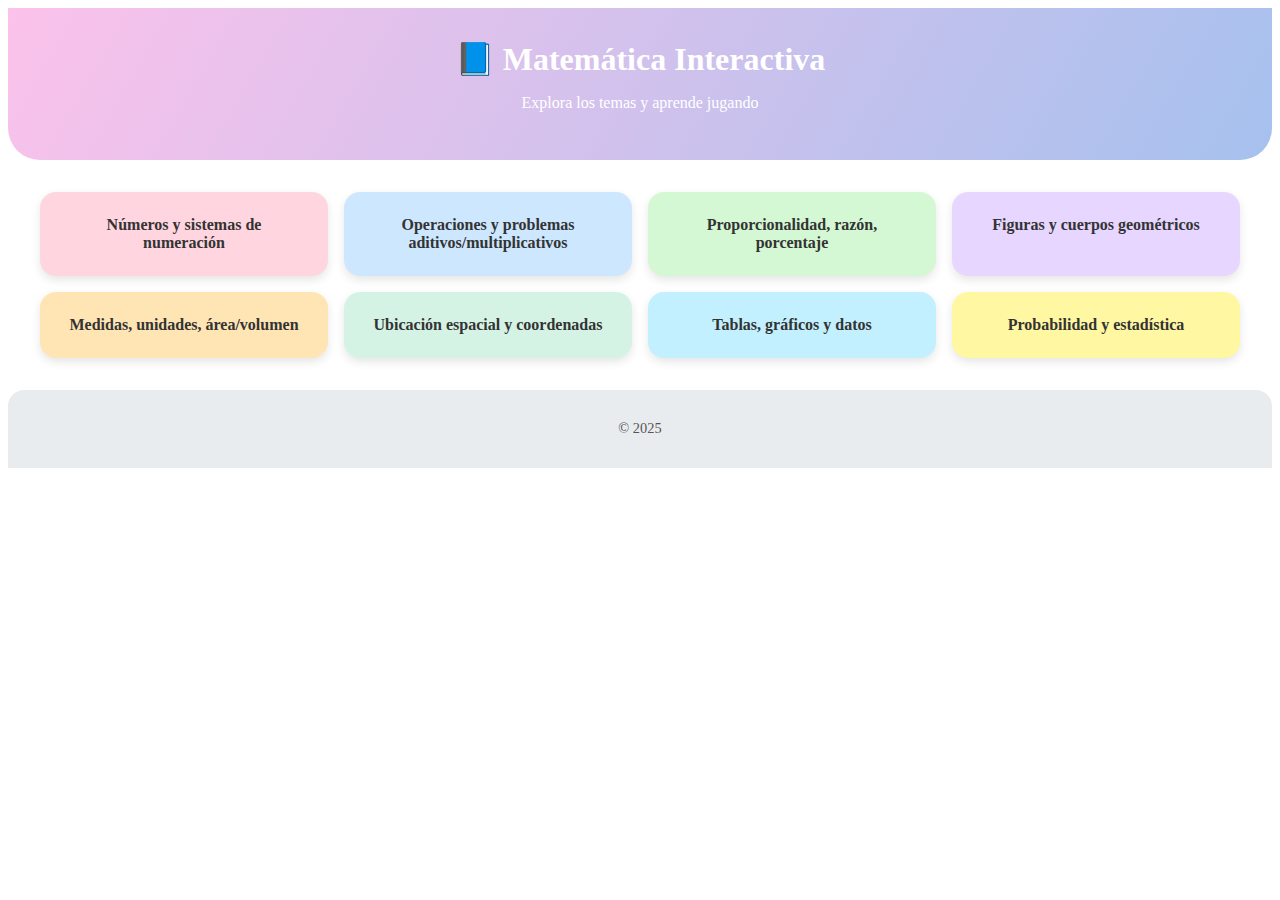
<file: index.html>
<!DOCTYPE html>
<html lang="es">
<head>
  <meta charset="UTF-8" />
  <meta name="viewport" content="width=device-width, initial-scale=1.0" />
  <title>Matemática Interactiva PWA</title>
  <link rel="stylesheet" href="style.css" />
  <link rel="manifest" href="manifest.json" />
  <script defer src="script.js"></script>
</head>
<body>
  <header>
    <h1>📘 Matemática Interactiva</h1>
    <p>Explora los temas y aprende jugando</p>
  </header>

  <main class="grid">
    <a href="tema1.html" class="card pastel-rosa">Números y sistemas de numeración</a>
    <a href="tema2.html" class="card pastel-azul">Operaciones y problemas aditivos/multiplicativos</a>
    <a href="tema3.html" class="card pastel-verde">Proporcionalidad, razón, porcentaje</a>
    <a href="tema4.html" class="card pastel-lila">Figuras y cuerpos geométricos</a>
    <a href="tema5.html" class="card pastel-durazno">Medidas, unidades, área/volumen</a>
    <a href="tema6.html" class="card pastel-menta">Ubicación espacial y coordenadas</a>
    <a href="tema7.html" class="card pastel-cielo">Tablas, gráficos y datos</a>
    <a href="tema8.html" class="card pastel-amarillo">Probabilidad y estadística</a>
  </main>

  <footer>
    <p>© 2025</p>
  </footer>
</body>
</html>
</file>
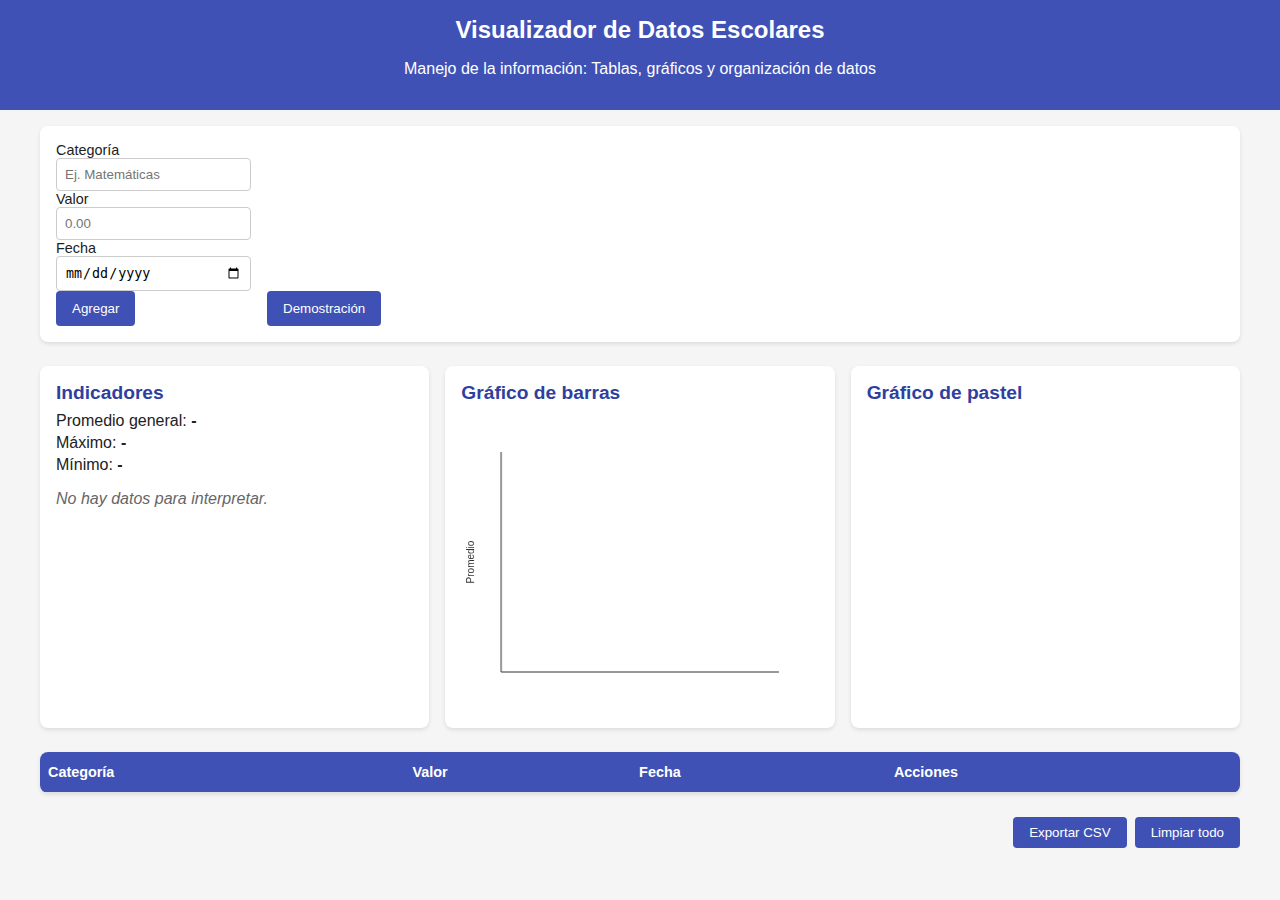
<file: tema7/index.html>
<!DOCTYPE html>
<html lang="es">
<head>
  <meta charset="UTF-8">
  <meta name="viewport" content="width=device-width, initial-scale=1.0">
  <title>Visualizador de Datos Escolares</title>
  <meta name="description" content="App PWA para organizar, representar e interpretar datos en tablas y gráficas.">
  <meta name="theme-color" content="#3f51b5">
  <link rel="manifest" href="manifest.json">
  <link rel="stylesheet" href="css/styles.css">
</head>
<body>
  <header>
    <h1>Visualizador de Datos Escolares</h1>
    <p>Manejo de la información: Tablas, gráficos y organización de datos</p>
  </header>
  <main>
    <section class="form-section">
      <form id="data-form">
        <label>
          Categoría
          <input type="text" id="categoria" required placeholder="Ej. Matemáticas">
        </label>
        <label>
          Valor
          <input type="number" id="valor" min="0" step="0.01" required placeholder="0.00">
        </label>
        <label>
          Fecha
          <input type="date" id="fecha" required>
        </label>
        <button type="submit">Agregar</button>
      </form>
      <button id="load-demo" title="Cargar datos de demostración">Demostración</button>
    </section>

    <div class="stats-charts">
      <div class="card">
        <h2>Indicadores</h2>
        <div class="stats">
          <span>Promedio general: <strong id="stat-promedio">-</strong></span>
          <span>Máximo: <strong id="stat-max">-</strong></span>
          <span>Mínimo: <strong id="stat-min">-</strong></span>
        </div>
        <p class="interpretation" id="interpretacion">No hay datos para interpretar.</p>
      </div>
      <div class="card">
        <h2>Gráfico de barras</h2>
        <div class="chart-container">
          <canvas id="barChart"></canvas>
        </div>
      </div>
      <div class="card">
        <h2>Gráfico de pastel</h2>
        <div class="chart-container">
          <canvas id="pieChart"></canvas>
        </div>
      </div>
    </div>

    <div class="table-container">
      <table>
        <thead>
          <tr>
            <th>Categoría</th>
            <th>Valor</th>
            <th>Fecha</th>
            <th>Acciones</th>
          </tr>
        </thead>
        <tbody id="tabla-body">
        </tbody>
      </table>
    </div>

    <div class="actions">
      <button id="export-csv">Exportar CSV</button>
      <button id="clear-data">Limpiar todo</button>
    </div>
  </main>

  <script type="module" src="js/app.js"></script>
  <script>
    // Registro del service worker para convertir la app en PWA
    if ('serviceWorker' in navigator) {
      window.addEventListener('load', () => {
        navigator.serviceWorker.register('sw.js')
          .then(reg => console.log('Service Worker registrado:', reg.scope))
          .catch(err => console.error('Error al registrar el Service Worker:', err));
      });
    }
  </script>
</body>
</html>
</file>
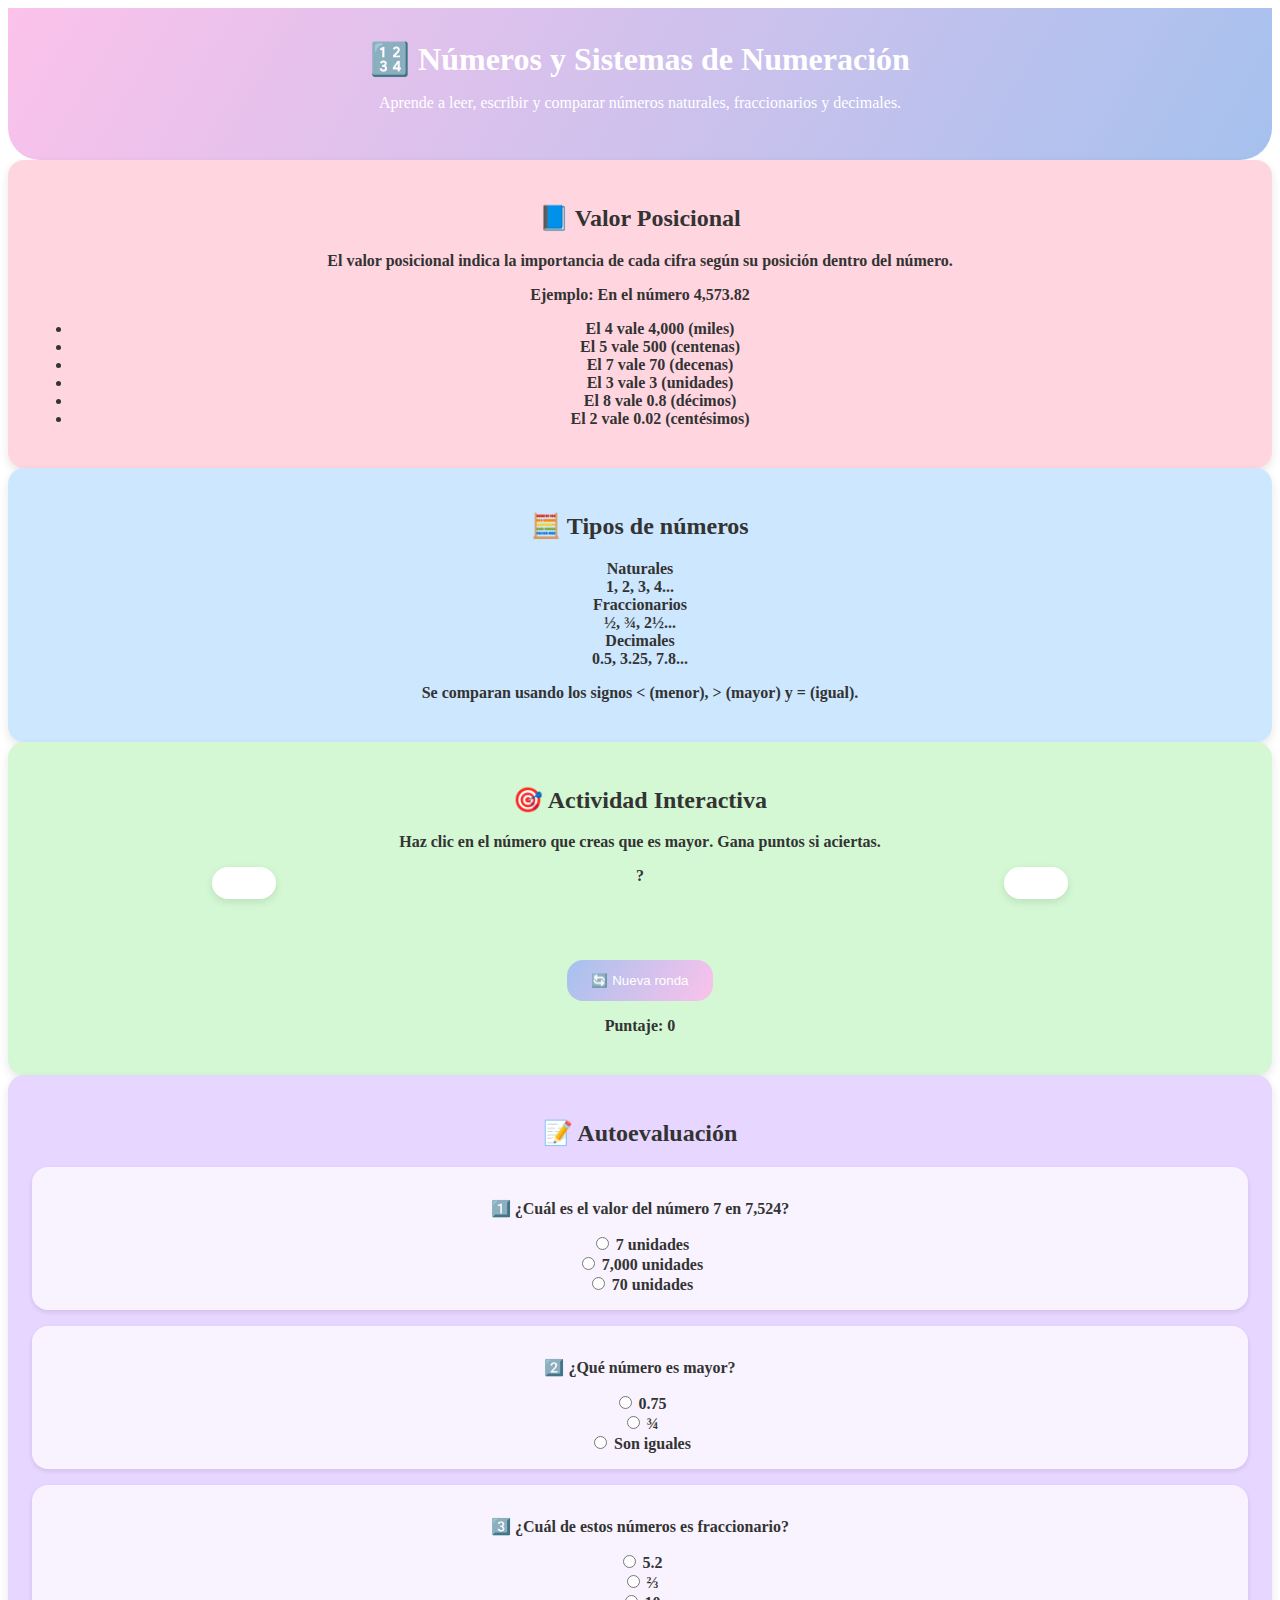
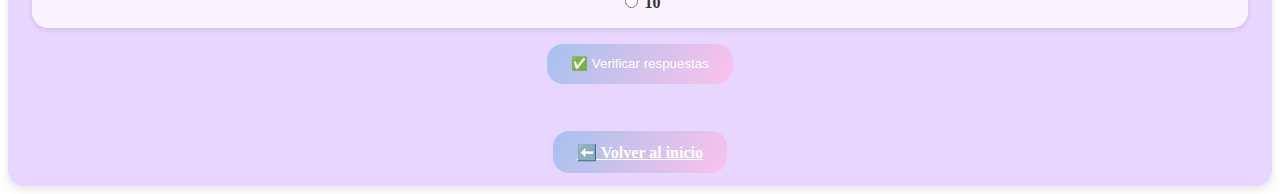
<file: tema1.html>
<!DOCTYPE html>
<html lang="es">
<head>
  <meta charset="UTF-8" />
  <meta name="viewport" content="width=device-width, initial-scale=1.0" />
  <title>Tema 1 - Números y Sistemas de Numeración</title>
  <link rel="stylesheet" href="style.css" />
  <script defer src="tema1.js"></script>
</head>
<body>
  <header>
    <h1>🔢 Números y Sistemas de Numeración</h1>
    <p>Aprende a leer, escribir y comparar números naturales, fraccionarios y decimales.</p>
  </header>

  <main class="contenido">
    <!-- Introducción teórica -->
    <section class="card pastel-rosa fade-in">
      <h2>📘 Valor Posicional</h2>
      <p>El <b>valor posicional</b> indica la importancia de cada cifra según su posición dentro del número.</p>
      <div class="ejemplo-valor">
        <p><b>Ejemplo:</b> En el número <span class="resaltado">4,573.82</span></p>
        <ul>
          <li>El <b>4</b> vale 4,000 (miles)</li>
          <li>El <b>5</b> vale 500 (centenas)</li>
          <li>El <b>7</b> vale 70 (decenas)</li>
          <li>El <b>3</b> vale 3 (unidades)</li>
          <li>El <b>8</b> vale 0.8 (décimos)</li>
          <li>El <b>2</b> vale 0.02 (centésimos)</li>
        </ul>
      </div>
    </section>

    <!-- Tipos de números -->
    <section class="card pastel-azul fade-in">
      <h2>🧮 Tipos de números</h2>
      <div class="tipos-grid">
        <div><b>Naturales</b><br>1, 2, 3, 4...</div>
        <div><b>Fraccionarios</b><br>½, ¾, 2½...</div>
        <div><b>Decimales</b><br>0.5, 3.25, 7.8...</div>
      </div>
      <p>Se comparan usando los signos <b>&lt;</b> (menor), <b>&gt;</b> (mayor) y <b>=</b> (igual).</p>
    </section>

    <!-- Actividad interactiva -->
    <section class="card pastel-verde fade-in">
      <h2>🎯 Actividad Interactiva</h2>
      <p>Haz clic en el número que creas que es <b>mayor</b>. Gana puntos si aciertas.</p>

      <div id="numeros" class="numeros">
        <button id="num1" class="numero"></button>
        <div class="signo">?</div>
        <button id="num2" class="numero"></button>
      </div>

      <p id="resultado" class="resultado"></p>
      <p id="explicacion" class="explicacion"></p>

      <div class="acciones">
        <button id="nuevo" class="boton">🔄 Nueva ronda</button>
        <p>Puntaje: <span id="puntos">0</span></p>
      </div>
    </section>

    <!-- Mini evaluación -->
   <section class="card pastel-lila fade-in">
  <h2>📝 Autoevaluación</h2>
  <form id="quiz">
    <div class="pregunta">
      <p>1️⃣ ¿Cuál es el valor del número 7 en 7,524?</p>
      <label><input type="radio" name="p1" value="a"> 7 unidades</label><br>
      <label><input type="radio" name="p1" value="b"> 7,000 unidades</label><br>
      <label><input type="radio" name="p1" value="c"> 70 unidades</label>
    </div>

    <div class="pregunta">
      <p>2️⃣ ¿Qué número es mayor?</p>
      <label><input type="radio" name="p2" value="a"> 0.75</label><br>
      <label><input type="radio" name="p2" value="b"> ¾</label><br>
      <label><input type="radio" name="p2" value="c"> Son iguales</label>
    </div>

    <div class="pregunta">
      <p>3️⃣ ¿Cuál de estos números es fraccionario?</p>
      <label><input type="radio" name="p3" value="a"> 5.2</label><br>
      <label><input type="radio" name="p3" value="b"> ⅔</label><br>
      <label><input type="radio" name="p3" value="c"> 10</label>
    </div>

    <button type="button" id="verificarQuiz" class="boton">✅ Verificar respuestas</button>
  </form>

  <div id="resultadoQuiz" class="resultado"></div>

  <a href="index.html" class="boton" style="margin-top:1.5rem;">⬅️ Volver al inicio</a>
</section>
</file>
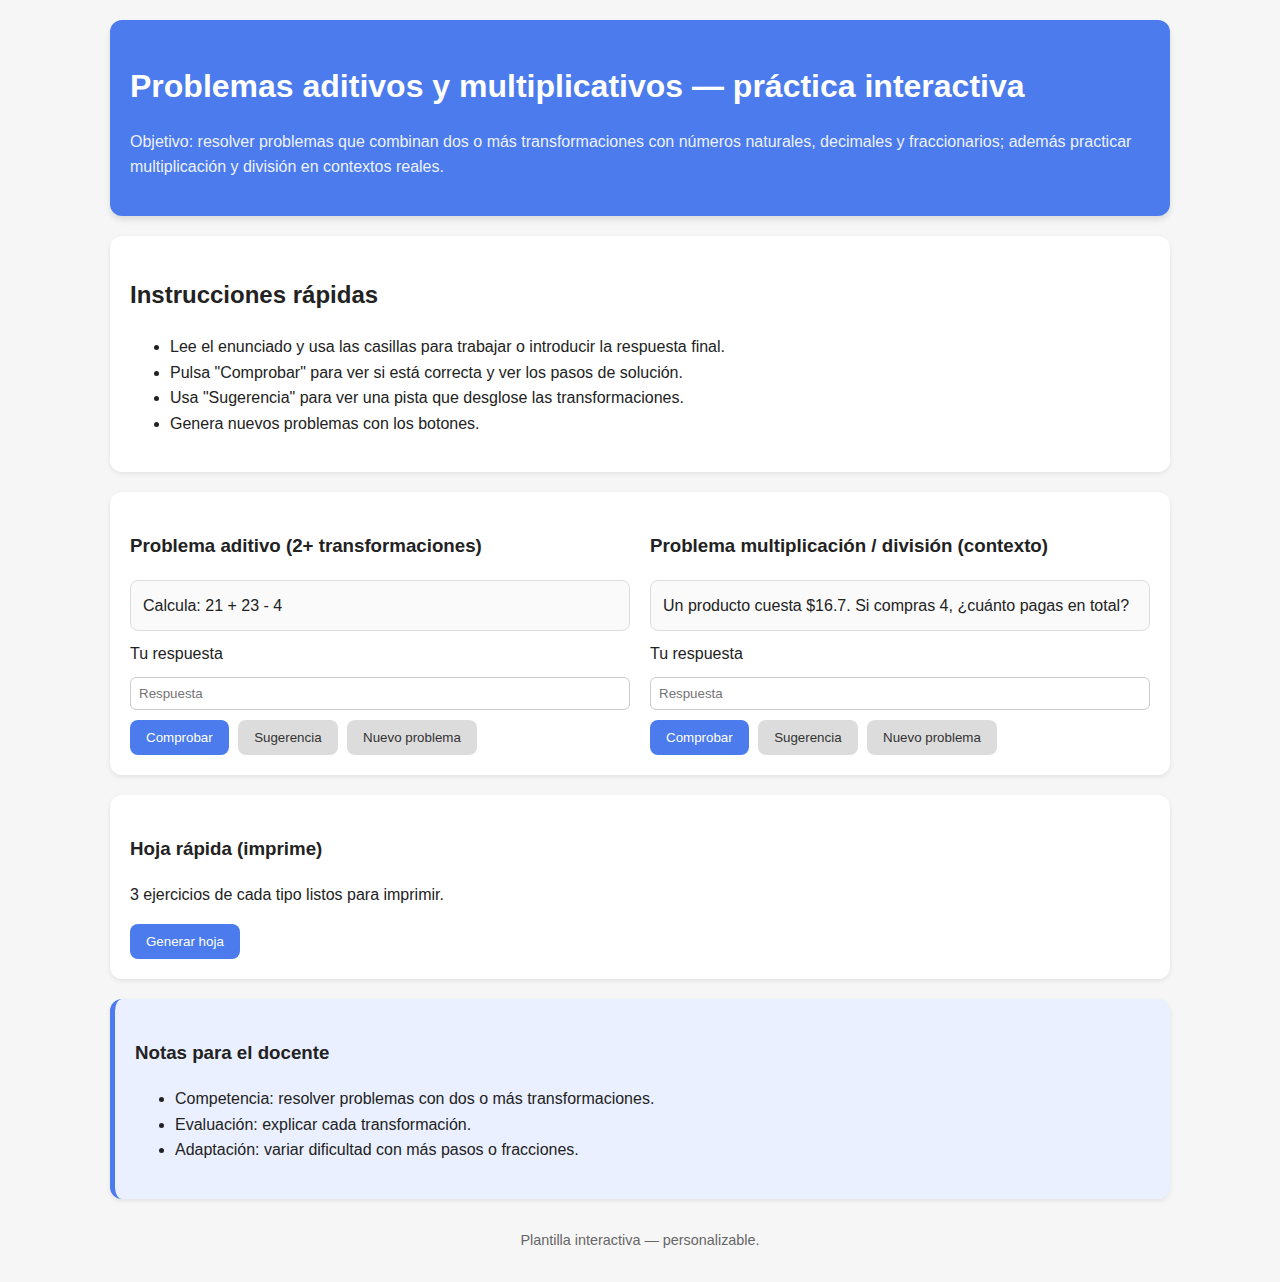
<file: tema2.html>
<!doctype html>
<html lang="es">
<head>
<meta charset="utf-8" />
<meta name="viewport" content="width=device-width,initial-scale=1" />
<title>Resolución de problemas aditivos y multiplicativos</title>
<link rel="stylesheet" href="tema2.css" />
</head>
<body>
<div class="container">
<header>
<div>
<h1>Problemas aditivos y multiplicativos — práctica interactiva</h1>
<p class="lead">Objetivo: resolver problemas que combinan dos o más transformaciones con números naturales, decimales y fraccionarios; además practicar multiplicación y división en contextos reales.</p>
</div>
</header>


<section class="card">
<h2>Instrucciones rápidas</h2>
<ul>
<li>Lee el enunciado y usa las casillas para trabajar o introducir la respuesta final.</li>
<li>Pulsa "Comprobar" para ver si está correcta y ver los pasos de solución.</li>
<li>Usa "Sugerencia" para ver una pista que desglose las transformaciones.</li>
<li>Genera nuevos problemas con los botones.</li>
</ul>
</section>


<section class="card">
<div class="row">
<div class="col">
<h3>Problema aditivo (2+ transformaciones)</h3>
<div id="add-problem" class="exercise"></div>
<label for="add-answer">Tu respuesta</label>
<input id="add-answer" type="text" placeholder="Respuesta" />
<div class="buttons">
<button id="check-add">Comprobar</button>
<button id="hint-add" class="ghost">Sugerencia</button>
<button id="new-add" class="ghost">Nuevo problema</button>
</div>
<div id="add-output"></div>
</div>


<div class="col">
<h3>Problema multiplicación / división (contexto)</h3>
<div id="mul-problem" class="exercise"></div>
<label for="mul-answer">Tu respuesta</label>
<input id="mul-answer" type="text" placeholder="Respuesta" />
<div class="buttons">
<button id="check-mul">Comprobar</button>
<button id="hint-mul" class="ghost">Sugerencia</button>
<button id="new-mul" class="ghost">Nuevo problema</button>
</div>
<div id="mul-output"></div>
</div>
</div>
</section>


<section class="card">
<h3>Hoja rápida (imprime)</h3>
<p class="teacher">3 ejercicios de cada tipo listos para imprimir.</p>
<button id="generate-sheet">Generar hoja</button>
<div id="sheet"></div>
</section>


<section class="card teacher">
<h3>Notas para el docente</h3>
<ul>
<li>Competencia: resolver problemas con dos o más transformaciones.</li>
<li>Evaluación: explicar cada transformación.</li>
<li>Adaptación: variar dificultad con más pasos o fracciones.</li>
</ul>
</section>


<footer>Plantilla interactiva — personalizable.</footer>
</div>


<script src="tema2.js"></script>
</body>
</html>
</file>
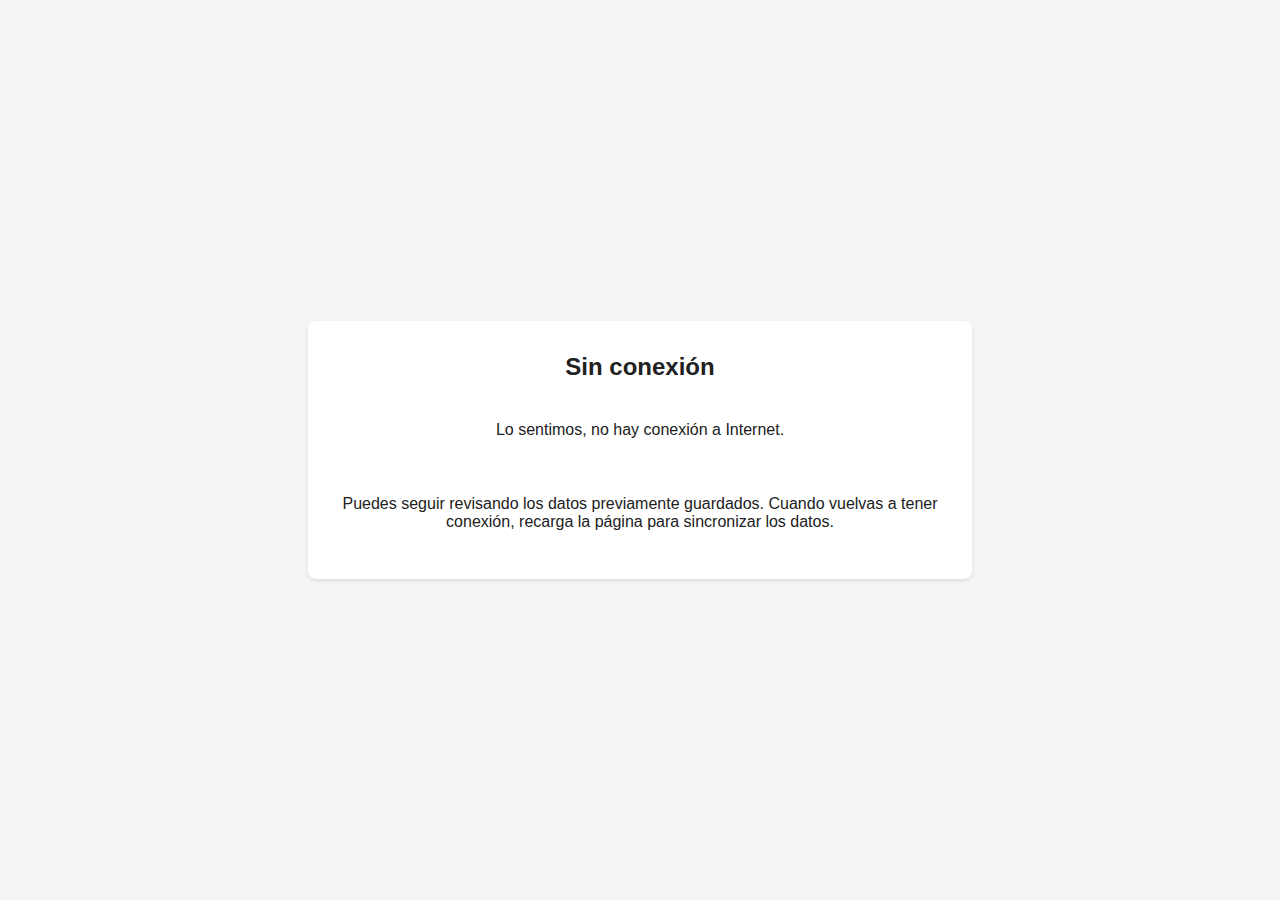
<file: tema7/offline.html>
<!DOCTYPE html>
<html lang="es">
<head>
  <meta charset="UTF-8">
  <meta name="viewport" content="width=device-width, initial-scale=1.0">
  <title>Offline - Visualizador de datos</title>
  <meta name="theme-color" content="#3f51b5">
  <link rel="stylesheet" href="css/styles.css">
  <style>
    body {
      display: flex;
      flex-direction: column;
      justify-content: center;
      align-items: center;
      text-align: center;
      height: 100vh;
    }
    main {
      background-color: var(--color-surface);
      padding: 2rem;
      border-radius: 8px;
      box-shadow: 0 2px 4px rgba(0,0,0,0.1);
      max-width: 600px;
    }
  </style>
</head>
<body>
  <main>
    <h1>Sin conexión</h1>
    <p>Lo sentimos, no hay conexión a Internet.</p>
    <p>Puedes seguir revisando los datos previamente guardados. Cuando vuelvas a tener conexión, recarga la página para sincronizar los datos.</p>
  </main>
</body>
</html>
</file>
<file: style.css>
<<<<<<< HEAD
@import url('https://fonts.googleapis.com/css2?family=Quicksand:wght@400;600&display=swap');

body {
  font-family: 'Quicksand', sans-serif;
  background-color: #f8f9fa;
  margin: 0;
  display: flex;
  flex-direction: column;
  min-height: 100vh;
}

header {
  text-align: center;
  padding: 2rem 1rem;
  background: linear-gradient(120deg, #fbc2eb, #a6c1ee);
  color: #fff;
  border-bottom-left-radius: 2rem;
  border-bottom-right-radius: 2rem;
}

header h1 {
  margin: 0;
  font-size: 2rem;
}

.grid {
  display: grid;
  grid-template-columns: repeat(auto-fit, minmax(250px, 1fr));
  gap: 1rem;
  padding: 2rem;
  flex: 1;
}

.card {
  text-decoration: none;
  color: #333;
  padding: 1.5rem;
  border-radius: 1rem;
  box-shadow: 0 4px 10px rgba(0,0,0,0.1);
  transition: transform 0.2s ease, box-shadow 0.3s ease;
  font-weight: 600;
  text-align: center;
}

.card:hover {
  transform: translateY(-5px);
  box-shadow: 0 8px 20px rgba(0,0,0,0.15);
}

footer {
  text-align: center;
  padding: 1rem;
  background: #e9ecef;
  font-size: 0.9rem;
  color: #555;
  border-top-left-radius: 1rem;
  border-top-right-radius: 1rem;
}

/* 🎨 Colores pastel */
.pastel-rosa { background-color: #ffd6e0; }
.pastel-azul { background-color: #cde7ff; }
.pastel-verde { background-color: #d3f8d3; }
.pastel-lila { background-color: #e7d6ff; }
.pastel-durazno { background-color: #ffe5b4; }
.pastel-menta { background-color: #d5f3e5; }
.pastel-cielo { background-color: #c2f0ff; }
.pastel-amarillo { background-color: #fff7a1; }

.actividad {
  display: flex;
  justify-content: center;
  align-items: center;
  padding: 2rem;
}

.numeros {
  display: flex;
  justify-content: space-around;
  margin: 1rem 0;
}

.numero {
  font-size: 2rem;
  padding: 1rem 2rem;
  border: none;
  border-radius: 1rem;
  background-color: #fff;
  cursor: pointer;
  transition: 0.2s;
  box-shadow: 0 3px 8px rgba(0,0,0,0.1);
}

.numero:hover {
  transform: scale(1.1);
  background-color: #f0f0f0;
}

.resultado {
  font-size: 1.2rem;
  margin: 1rem 0;
  text-align: center;
  min-height: 1.5em;
}

.boton {
  background: linear-gradient(120deg, #a6c1ee, #fbc2eb);
  color: white;
  border: none;
  padding: 0.8rem 1.5rem;
  border-radius: 1rem;
  cursor: pointer;
  transition: 0.3s;
}

.boton:hover {
  transform: scale(1.05);
}

.numero.disabled {
  opacity: 0.6;
  transform: none !important;
  cursor: not-allowed;
}
.numero:disabled {
  pointer-events: none;
}

.pregunta {
  background: rgba(255,255,255,0.7);
  padding: 1rem;
  margin-bottom: 1rem;
  border-radius: 1rem;
  box-shadow: 0 2px 5px rgba(0,0,0,0.1);
}

.pregunta p {
  font-weight: 600;
  color: #333;
}

#resultadoQuiz {
  margin-top: 1rem;
  font-size: 1.1rem;
  font-weight: 600;
  text-align: center;
}
=======
@import url('https://fonts.googleapis.com/css2?family=Quicksand:wght@400;600&display=swap');

body {
  font-family: 'Quicksand', sans-serif;
  background-color: #f8f9fa;
  margin: 0;
  display: flex;
  flex-direction: column;
  min-height: 100vh;
}

header {
  text-align: center;
  padding: 2rem 1rem;
  background: linear-gradient(120deg, #fbc2eb, #a6c1ee);
  color: #fff;
  border-bottom-left-radius: 2rem;
  border-bottom-right-radius: 2rem;
}

header h1 {
  margin: 0;
  font-size: 2rem;
}

.grid {
  display: grid;
  grid-template-columns: repeat(auto-fit, minmax(250px, 1fr));
  gap: 1rem;
  padding: 2rem;
  flex: 1;
}

.card {
  text-decoration: none;
  color: #333;
  padding: 1.5rem;
  border-radius: 1rem;
  box-shadow: 0 4px 10px rgba(0,0,0,0.1);
  transition: transform 0.2s ease, box-shadow 0.3s ease;
  font-weight: 600;
  text-align: center;
}

.card:hover {
  transform: translateY(-5px);
  box-shadow: 0 8px 20px rgba(0,0,0,0.15);
}

footer {
  text-align: center;
  padding: 1rem;
  background: #e9ecef;
  font-size: 0.9rem;
  color: #555;
  border-top-left-radius: 1rem;
  border-top-right-radius: 1rem;
}

/* 🎨 Colores pastel */
.pastel-rosa { background-color: #ffd6e0; }
.pastel-azul { background-color: #cde7ff; }
.pastel-verde { background-color: #d3f8d3; }
.pastel-lila { background-color: #e7d6ff; }
.pastel-durazno { background-color: #ffe5b4; }
.pastel-menta { background-color: #d5f3e5; }
.pastel-cielo { background-color: #c2f0ff; }
.pastel-amarillo { background-color: #fff7a1; }

.actividad {
  display: flex;
  justify-content: center;
  align-items: center;
  padding: 2rem;
}

.numeros {
  display: flex;
  justify-content: space-around;
  margin: 1rem 0;
}

.numero {
  font-size: 2rem;
  padding: 1rem 2rem;
  border: none;
  border-radius: 1rem;
  background-color: #fff;
  cursor: pointer;
  transition: 0.2s;
  box-shadow: 0 3px 8px rgba(0,0,0,0.1);
}

.numero:hover {
  transform: scale(1.1);
  background-color: #f0f0f0;
}

.resultado {
  font-size: 1.2rem;
  margin: 1rem 0;
  text-align: center;
  min-height: 1.5em;
}

.boton {
  background: linear-gradient(120deg, #a6c1ee, #fbc2eb);
  color: white;
  border: none;
  padding: 0.8rem 1.5rem;
  border-radius: 1rem;
  cursor: pointer;
  transition: 0.3s;
}

.boton:hover {
  transform: scale(1.05);
}

.numero.disabled {
  opacity: 0.6;
  transform: none !important;
  cursor: not-allowed;
}
.numero:disabled {
  pointer-events: none;
}

.pregunta {
  background: rgba(255,255,255,0.7);
  padding: 1rem;
  margin-bottom: 1rem;
  border-radius: 1rem;
  box-shadow: 0 2px 5px rgba(0,0,0,0.1);
}

.pregunta p {
  font-weight: 600;
  color: #333;
}

#resultadoQuiz {
  margin-top: 1rem;
  font-size: 1.1rem;
  font-weight: 600;
  text-align: center;
}
>>>>>>> 6953e1193cc30d017f529228d62f175d0ac7ba82
</file>
<file: tema7/css/styles.css>
:root {
  --color-primary: #3f51b5;
  --color-primary-dark: #303f9f;
  --color-accent: #ff4081;
  --color-bg: #f5f5f5;
  --color-surface: #ffffff;
  --color-text: #212121;
  --color-text-secondary: #666666;
}

html, body {
  margin: 0;
  padding: 0;
  font-family: 'Segoe UI', Tahoma, Geneva, Verdana, sans-serif;
  background-color: var(--color-bg);
  color: var(--color-text);
  height: 100%;
}

header {
  background-color: var(--color-primary);
  color: white;
  padding: 1rem;
  text-align: center;
}

h1 {
  margin: 0;
  font-size: 1.5rem;
}

main {
  padding: 1rem;
  max-width: 1200px;
  margin: 0 auto;
  display: flex;
  flex-direction: column;
  gap: 1.5rem;
}

/* Sección de formularios */
.form-section {
  background-color: var(--color-surface);
  border-radius: 8px;
  padding: 1rem;
  box-shadow: 0 2px 4px rgba(0, 0, 0, 0.1);
  display: flex;
  flex-wrap: wrap;
  gap: 1rem;
  align-items: flex-end;
}

.form-section label {
  display: flex;
  flex-direction: column;
  font-size: 0.9rem;
}

.form-section input[type="text"],
.form-section input[type="number"],
.form-section input[type="date"],
.form-section select {
  padding: 0.5rem;
  border: 1px solid #ccc;
  border-radius: 4px;
  min-width: 150px;
}

.form-section button {
  background-color: var(--color-primary);
  color: white;
  border: none;
  padding: 0.6rem 1rem;
  border-radius: 4px;
  cursor: pointer;
  transition: background-color 0.2s ease;
}

.form-section button:hover {
  background-color: var(--color-primary-dark);
}

/* Sección de indicadores y gráficos */
.stats-charts {
  display: grid;
  grid-template-columns: repeat(auto-fit, minmax(250px, 1fr));
  gap: 1rem;
}

.card {
  background-color: var(--color-surface);
  border-radius: 8px;
  padding: 1rem;
  box-shadow: 0 2px 4px rgba(0, 0, 0, 0.1);
}

.card h2 {
  margin-top: 0;
  margin-bottom: 0.5rem;
  font-size: 1.2rem;
  color: var(--color-primary-dark);
}

.stats {
  display: flex;
  flex-direction: column;
  gap: 0.25rem;
}

.stats span {
  font-size: 1rem;
}

.interpretation {
  font-style: italic;
  color: var(--color-text-secondary);
}

/* Gráficos */
.chart-container {
  position: relative;
  width: 100%;
  height: 300px;
}

canvas {
  width: 100% !important;
  height: 100% !important;
}

/* Tabla */
.table-container {
  overflow-x: auto;
  background-color: var(--color-surface);
  border-radius: 8px;
  box-shadow: 0 2px 4px rgba(0, 0, 0, 0.1);
}

table {
  width: 100%;
  border-collapse: collapse;
  font-size: 0.9rem;
}

th, td {
  border-bottom: 1px solid #e0e0e0;
  padding: 0.75rem 0.5rem;
  text-align: left;
}

th {
  background-color: var(--color-primary);
  color: white;
  position: sticky;
  top: 0;
  z-index: 1;
}

tr:nth-child(even) {
  background-color: #fafafa;
}

button.delete-button {
  background-color: var(--color-accent);
  color: white;
  border: none;
  padding: 0.4rem 0.6rem;
  border-radius: 4px;
  cursor: pointer;
  font-size: 0.8rem;
}

button.delete-button:hover {
  background-color: #c51162;
}

/* Pie de página o acciones finales */
.actions {
  display: flex;
  flex-wrap: wrap;
  gap: 0.5rem;
  justify-content: flex-end;
}

.actions button {
  background-color: var(--color-primary);
  color: white;
  border: none;
  padding: 0.5rem 1rem;
  border-radius: 4px;
  cursor: pointer;
}

.actions button:hover {
  background-color: var(--color-primary-dark);
}
</file>
<file: tema2.css>
/* ===========================
   ESTILOS GENERALES
   =========================== */
* {
  box-sizing: border-box;
  font-family: "Segoe UI", Arial, sans-serif;
}

body {
  margin: 0;
  background-color: #f6f6f6;
  color: #222;
  line-height: 1.6;
}

/* ===========================
   CONTENEDOR PRINCIPAL
   =========================== */
.container {
  max-width: 1100px;
  margin: 0 auto;
  padding: 20px;
}

/* ===========================
   ENCABEZADO
   =========================== */
header {
  background-color: #4b7bec;
  color: white;
  padding: 20px;
  border-radius: 12px;
  box-shadow: 0 4px 6px rgba(0,0,0,0.1);
}

header h1 {
  margin-bottom: 10px;
}

header .lead {
  font-size: 1rem;
  opacity: 0.9;
}

/* ===========================
   TARJETAS / SECCIONES
   =========================== */
.card {
  background-color: white;
  margin: 20px 0;
  padding: 20px;
  border-radius: 12px;
  box-shadow: 0 2px 5px rgba(0,0,0,0.08);
}

/* Para secciones del docente */
.card.teacher {
  background-color: #eaf0ff;
  border-left: 5px solid #4b7bec;
}

/* ===========================
   DISTRIBUCIÓN COLUMNAS
   =========================== */
.row {
  display: flex;
  flex-wrap: wrap;
  gap: 20px;
}

.col {
  flex: 1;
  min-width: 300px;
}

/* ===========================
   BOTONES
   =========================== */
button {
  background-color: #4b7bec;
  color: white;
  border: none;
  border-radius: 8px;
  padding: 10px 16px;
  cursor: pointer;
  transition: background-color 0.3s ease;
  margin-right: 5px;
}

button:hover {
  background-color: #3867d6;
}

button.ghost {
  background-color: #dcdcdc;
  color: #333;
}

button.ghost:hover {
  background-color: #c8c8c8;
}

/* ===========================
   INPUTS
   =========================== */
input[type="text"],
input[type="number"] {
  width: 100%;
  padding: 8px;
  margin: 10px 0;
  border-radius: 6px;
  border: 1px solid #ccc;
}

/* ===========================
   SECCIÓN DE EJERCICIOS
   =========================== */
.exercise {
  background: #fafafa;
  padding: 12px;
  border-radius: 8px;
  border: 1px solid #ddd;
  margin-bottom: 10px;
}

/* ===========================
   PIE DE PÁGINA
   =========================== */
footer {
  text-align: center;
  padding: 10px;
  color: #666;
  font-size: 0.9rem;
}
</file>
